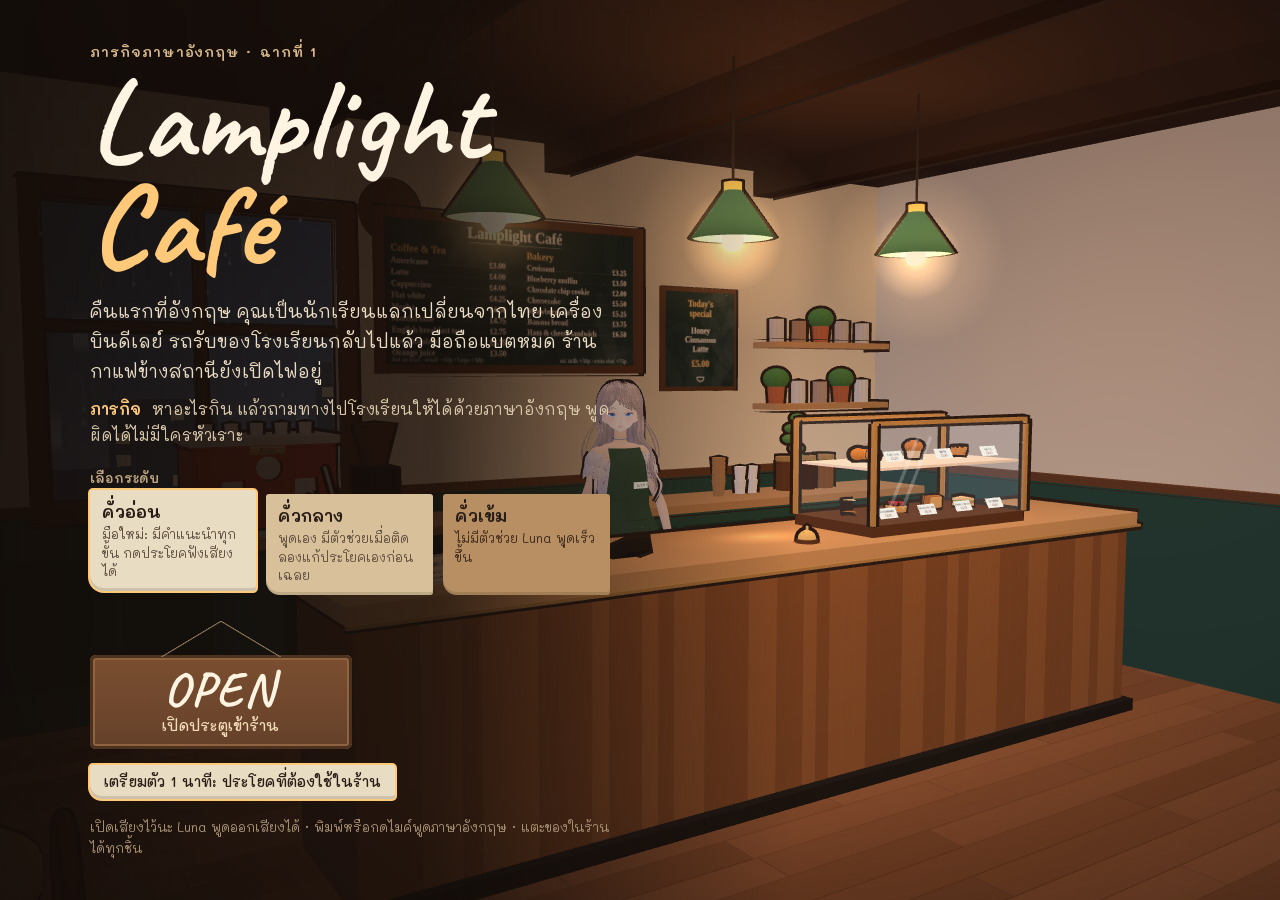
<file: index.html>
<!doctype html>
<html lang="th">
<head>
<meta charset="utf-8">
<meta name="viewport" content="width=device-width, initial-scale=1, viewport-fit=cover, interactive-widget=resizes-content">
<meta name="robots" content="noindex">
<meta name="theme-color" content="#1b1512">
<meta name="description" content="เกมฝึกพูดภาษาอังกฤษ: สั่งกาแฟกับ Luna ในร้านกาแฟคืนฝนตก">
<title>Lamplight Café — ฝึกพูดภาษาอังกฤษ</title>
<link rel="manifest" href="manifest.webmanifest">
<link rel="icon" href="icons/icon-192.png">
<link rel="apple-touch-icon" href="icons/apple-touch-icon.png">
<meta name="apple-mobile-web-app-capable" content="yes">
<meta name="mobile-web-app-capable" content="yes">
<meta name="apple-mobile-web-app-status-bar-style" content="black-translucent">
<meta name="apple-mobile-web-app-title" content="Lamplight">
<link rel="preconnect" href="https://fonts.googleapis.com">
<link rel="preconnect" href="https://fonts.gstatic.com" crossorigin>
<link rel="stylesheet" href="https://fonts.googleapis.com/css2?family=Caveat:wght@500;700&family=Mali:wght@400;500;600&family=Nunito:wght@600;700;800&family=Courier+Prime:wght@400;700&display=swap">
<link rel="stylesheet" href="style.css">
</head>
<body>
<div id="stage"></div>
<div id="ui"></div>
<script src="game.js"></script>
<script>if ('serviceWorker' in navigator && (location.protocol === 'https:' || location.hostname === 'localhost')) navigator.serviceWorker.register('sw.js').catch(function () {});</script>
</body>
</html>
</file>
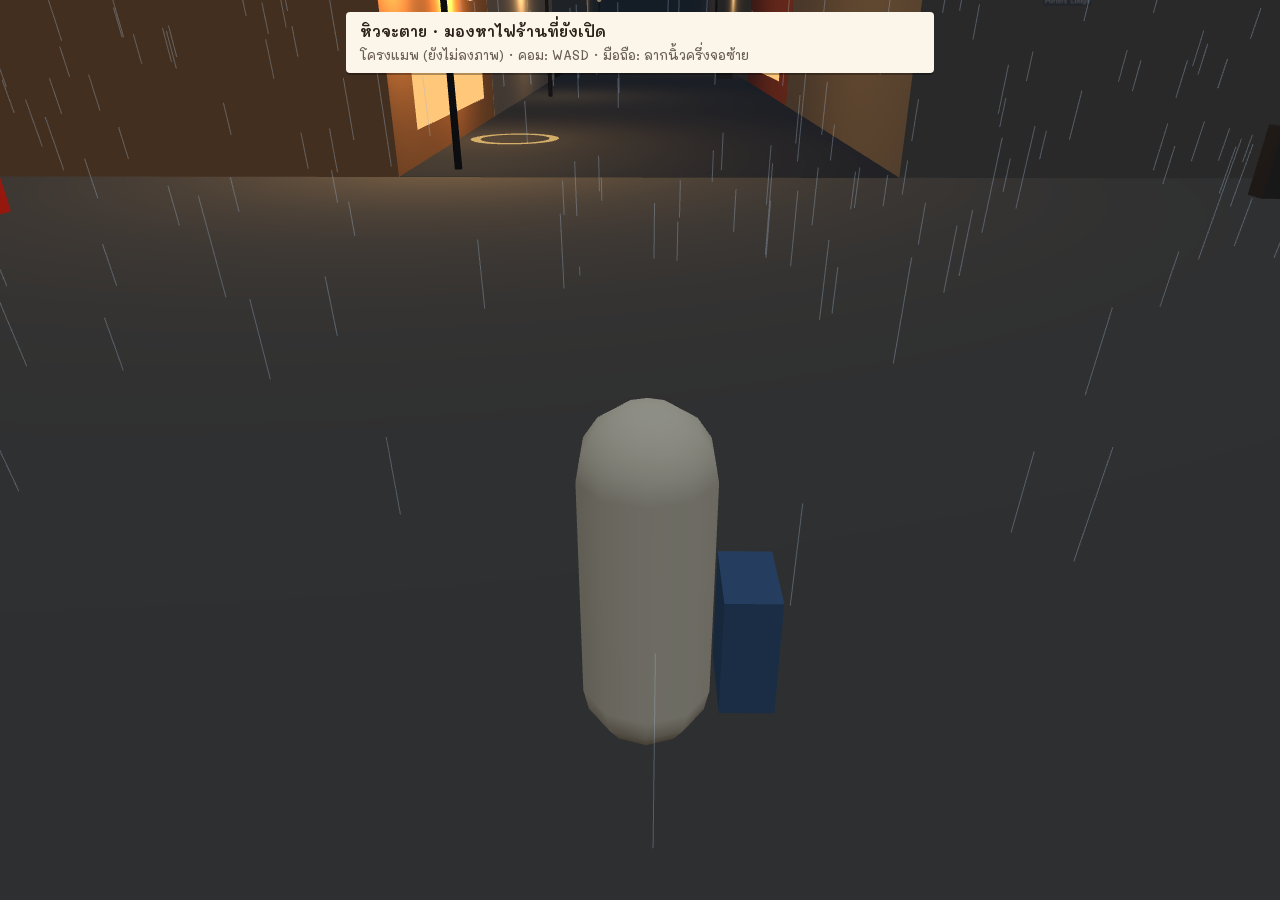
<file: town.html>
<!doctype html>
<html lang="th">
<head>
<meta charset="utf-8">
<meta name="viewport" content="width=device-width, initial-scale=1, viewport-fit=cover">
<meta name="robots" content="noindex">
<title>Wrenfield — โครงแมพวันแรก</title>
<link rel="stylesheet" href="https://fonts.googleapis.com/css2?family=Mali:wght@400;600&family=Nunito:wght@700;800&display=swap">
<style>
html, body { margin: 0; height: 100%; background: #0b1016; overflow: hidden; touch-action: none; }
#stage, #stage canvas { position: fixed; inset: 0; width: 100%; height: 100%; display: block; }
#townhud { position: fixed; left: 50%; top: max(12px, env(safe-area-inset-top)); transform: translateX(-50%); width: min(560px, 92vw); padding: 9px 14px; background: #fbf5ea; color: #2b2119; border-radius: 4px; font: 500 15px/1.45 Mali, sans-serif; box-shadow: 0 2px 0 rgba(0,0,0,.3); }
#townhud b { display: block; font-weight: 600; }
#townhud .go { display: inline-block; margin-top: 6px; padding: 6px 16px; background: #2b2119; color: #fbf5ea; border-radius: 4px; text-decoration: none; font-weight: 600; }
#townhud small { display: block; margin-top: 3px; font-size: 12.5px; color: #6b5f55; }

/* ฉากคุยกับ Mrs Hart: ภาพตัวละคร + กระดาษครีมแบบหน้าคุยรอบ 2 */
#scene { position: fixed; inset: 0; z-index: 10; background: radial-gradient(120% 80% at 50% 30%, #5a4232, #2a1d16 70%); font-family: Mali, sans-serif; }
#scene .portrait { position: absolute; left: 50%; bottom: 210px; transform: translateX(-50%); height: min(62vh, 560px); max-width: 96vw; object-fit: contain; }
#scene .talk { position: absolute; left: 50%; bottom: max(10px, env(safe-area-inset-bottom)); transform: translateX(-50%); width: min(640px, calc(100vw - 16px)); display: flex; flex-direction: column; gap: 7px; }
#scene .card { background: #fbf5ea; color: #2b2119; border-radius: 3px 14px 14px 14px; padding: 9px 14px 10px; box-shadow: 0 2px 0 rgba(0,0,0,.28); }
#scene .who { margin: 0; font: 700 15px Nunito, sans-serif; color: #9a6a2c; }
#scene .replay, #scene .tr { border: 0; background: none; color: #8a7d6d; font: 500 12.5px Mali, sans-serif; text-decoration: underline; padding: 0 0 0 6px; }
#scene .tr { padding: 4px 0 0; }
#scene .en { margin: 2px 0 0; font: 800 18px/1.32 Nunito, sans-serif; }
#scene .th { margin: 4px 0 0; font: 400 14.5px Mali, sans-serif; color: #5d5148; }
#scene .gl { display: flex; flex-wrap: wrap; gap: 4px 18px; margin: 7px 0 0; padding-top: 7px; border-top: 1px solid #e6dccb; }
#scene .gl span { display: inline-flex; flex-direction: column; line-height: 1.2; cursor: pointer; }
#scene .gl b { font: 800 14px Nunito, sans-serif; color: #8a5a1e; } #scene .gl small { font: 400 13px Mali, sans-serif; color: #5d5148; }
#scene .you { margin: 0; align-self: flex-end; color: #f0e4d0; font: 600 14px Nunito, Mali, sans-serif; }
#scene .tip { margin: 0; color: #f0e2c6; font: 400 13.5px/1.45 Mali, sans-serif; }
#scene .chips { display: flex; gap: 8px; }
#scene .chip { flex: 1; text-align: left; border: 1.5px solid #2b2119; background: #f3e9d8; border-radius: 5px; padding: 7px 10px; display: flex; flex-direction: column; }
#scene .chip b { font: 800 14.5px Nunito, sans-serif; color: #2b2119; } #scene .chip i { font: 400 12.5px Mali, sans-serif; font-style: normal; color: #6b5f55; }
#scene .say { display: flex; gap: 6px; background: #fffdf8; border-radius: 6px; padding: 5px; }
#scene .say input { flex: 1; min-width: 0; border: 0; background: none; font: 600 16px Nunito, sans-serif; padding: 0 8px; outline: none; }
#scene .say button { border: 1.5px solid #2b2119; background: #fffdf8; border-radius: 5px; padding: 8px 12px; font: 600 14px Mali, sans-serif; }
#scene .say .send { background: #2b2119; color: #fbf5ea; } #scene .say .mic.on { background: #b8402c; color: #fff; border-color: #b8402c; }
#scene { transition: opacity .5s; } #scene.out { opacity: 0; }
#scene .endcard { position: absolute; inset: 0; background: rgba(250, 238, 214, .97); color: #2b2119; display: flex; flex-direction: column; align-items: center; justify-content: center; text-align: center; padding: 24px; font-family: Mali, sans-serif; }
#scene .endcard h2 { margin: 4px 0 10px; font: 700 30px Mali, sans-serif; } #scene .endcard .kicker { margin: 0; color: #9a6a2c; }
#scene .endcard .call { font-weight: 600; color: #b8402c; } #scene .endcard .next { color: #6b5f55; }
#scene .endcard .again { margin-top: 10px; padding: 9px 20px; border-radius: 4px; border: 0; background: #2b2119; color: #fbf5ea; font: 600 15px Mali, sans-serif; }
@media (max-width: 520px) { #scene .portrait { bottom: 250px; height: 46vh; } }

/* หน้าคุยรอบ 3 (เหมือนร้าน): กระดาษครีม = คนที่คุยด้วย · การ์ดฝั่งเรา = กรอบเข้มบรรทัดเดียว ไทยขึ้นเฉพาะใบที่แตะ · แตะคำสีอำพันดูคำแปล · คอมอยู่กลาง */
#scene .talk { width: min(760px, calc(100vw - 24px)); gap: 8px; }
#scene .card { align-self: flex-start; max-width: 100%; padding: 8px 13px 10px; }
#scene .who { display: flex; align-items: center; gap: 6px; font-size: 14px; }
#scene .replay { display: inline-grid; place-items: center; width: 26px; height: 26px; padding: 0; color: #9a6a2c; text-decoration: none; }
#scene svg { width: 18px; height: 18px; fill: none; stroke: currentColor; stroke-width: 1.8; stroke-linecap: round; stroke-linejoin: round; }
#scene .tr { margin-left: auto; padding: 0 9px; border: 1px solid #d9ccb6; border-radius: 10px; font: 500 13px Mali, sans-serif; color: #8a7a68; text-decoration: none; }
#scene .en { font-size: 19px; line-height: 1.34; cursor: pointer; }
#scene .en .ck { color: #9a5a12; cursor: pointer; }
#scene .en .tut { position: relative; }
#scene .en .ring { position: absolute; left: 50%; top: 55%; width: 46px; height: 46px; margin: -23px 0 0 -23px; border-radius: 50%; border: 2.5px solid #ffc979; background: rgba(255, 201, 121, .18); pointer-events: none; animation: tutring 1.6s ease-out infinite; }
#scene .en .hand { position: absolute; left: 58%; top: 62%; width: 34px; height: 42px; pointer-events: none; fill: #fff8ec; stroke: #2a1d16; stroke-width: 2.2; filter: drop-shadow(0 2px 3px rgba(0, 0, 0, .35)); animation: tuttap 1.6s ease-in-out infinite; }
@keyframes tutring { 0%, 30% { transform: scale(.6); opacity: 0; } 45% { opacity: 1; } 100% { transform: scale(1.15); opacity: 0; } }
@keyframes tuttap { 0%, 100% { transform: translate(6px, 8px); } 35% { transform: translate(0, 0); } 45% { transform: translate(0, 2px) scale(.94); } }
#scene .wordpop { position: fixed; z-index: 12; display: flex; gap: 6px; align-items: baseline; padding: 5px 11px 6px; background: #2a1d16; color: #fbf5ea; border-radius: 7px; box-shadow: 0 6px 18px rgba(0, 0, 0, .4); font: 400 15px Mali, sans-serif; }
#scene .wordpop b { font: 800 15.5px Nunito, sans-serif; color: #ffc979; }
#scene .chips { flex-direction: column; align-items: flex-end; gap: 6px; transition: opacity .35s ease, transform .35s ease; }
#scene .talk.speaking .chips { opacity: 0; transform: translateY(6px); pointer-events: none; }
#scene .chip { flex: none; max-width: 100%; align-items: flex-end; text-align: right; border: 0; border-radius: 14px 3px 14px 14px; padding: 6px 12px 7px; background: rgba(24, 16, 12, .74); box-shadow: inset 0 0 0 1.5px rgba(251, 245, 234, .5); cursor: pointer; }
#scene .chip b { font: 700 15.5px Nunito, sans-serif; color: #fbf5ea; }
#scene .chip i { display: none; font-size: 14px; color: #e3cfae; }
#scene .chip.on { background: rgba(24, 16, 12, .88); box-shadow: inset 0 0 0 2px #ffc979; }
#scene .chip.on i { display: block; }
#scene .you { font-size: 14.5px; }
#scene .say { align-items: center; gap: 7px; padding: 4px 4px 4px 13px; border-radius: 5px; }
#scene .say input { font: 700 17px Nunito, sans-serif; padding: 0; }
#scene .say input::placeholder { font: 400 14.5px Mali, sans-serif; color: #9b8b7a; }
#scene .say button { display: grid; place-items: center; width: 42px; height: 42px; padding: 0; }
#scene .say svg { width: 21px; height: 21px; }
@media (min-width: 521px) {
  #scene .card { align-self: center; text-align: center; border-radius: 12px; min-width: min(520px, 100%); padding: 10px 17px 12px; }
  #scene .who { justify-content: center; position: relative; font-size: 16px; }
  #scene .tr { position: absolute; right: 0; top: 50%; transform: translateY(-50%); font-size: 15px; }
  #scene .en { font-size: clamp(19px, 1.9vw, 26px); }
  #scene .chips { flex-direction: row; justify-content: center; align-items: flex-end; }
  #scene .chip { align-items: center; text-align: center; border-radius: 8px; }
  #scene .chip b { font-size: 17.5px; } #scene .chip i { font-size: 15.5px; }
  #scene .you { align-self: center; } #scene .tip { text-align: center; }
  #scene .say { width: min(620px, 100%); align-self: center; }
  #scene .say button { width: 46px; height: 46px; }
}
</style>
</head>
<body>
<div id="stage"></div>
<script src="town-game.js"></script>
</body>
</html>
</file>
<file: style.css>
/* Lamplight Café — ของบนจอยืมรูปจากของจริงในร้าน: ป้าย OPEN · ใบเสร็จ · ทิชชู่ · ปากกาแดงครู · กระดานชอล์ก */
:root {
  --ink: #2a1d16; --cream: #fff4e2; --paper: #f6efe1; --kraft: #e8dcc3; --amber: #ffc979; --red: #b8402c; --green: #2f4c40;
  --hand: "Caveat", "Ink Free", "Segoe Print", cursive; --th: "Mali", "Leelawadee UI", "Tahoma", sans-serif; --en: "Nunito", "Segoe UI", Arial, sans-serif;
  --mono: "Courier Prime", "Courier New", monospace;
}
* { -webkit-tap-highlight-color: transparent; }   /* มือถือ: ไม่ให้มีกรอบฟ้าวาบตอนแตะ */
html, body { margin: 0; height: 100%; background: #1b1512; overflow: hidden; font-family: var(--th); color: var(--cream); overscroll-behavior: none; }
#stage { position: fixed; inset: 0; touch-action: none; }
#stage canvas { display: block; width: 100%; height: 100%; }
#ui { position: fixed; inset: 0; pointer-events: none; }
#ui::before { content: ""; position: absolute; inset: 0; background: radial-gradient(120% 90% at 50% 40%, transparent 55%, rgba(12, 8, 6, .55) 100%); }
#ui > section > *, #ui .tools button, #ui .receipt, #ui .talk, #ui .back, #ui .napkin { pointer-events: auto; }
[hidden] { display: none !important; }
button { font: inherit; cursor: pointer; touch-action: manipulation; }
button:focus-visible, input:focus-visible { outline: 2px solid var(--amber); outline-offset: 2px; }

/* ---------- หน้าเปิด ---------- */
.title { position: absolute; inset: 0; display: flex; align-items: center; background: linear-gradient(90deg, rgba(18, 12, 9, .92) 0%, rgba(18, 12, 9, .78) 34%, rgba(18, 12, 9, 0) 62%); transition: opacity .9s ease; overflow-y: auto; }
.title.leaving { opacity: 0; }
.title .card { width: min(520px, 88vw); margin-left: clamp(20px, 7vw, 120px); }
.kicker { margin: 0 0 6px; font: 600 14px/1.4 var(--th); letter-spacing: .08em; color: #d9b98a; }
.title h1 { margin: 0; font: 700 clamp(64px, 9vw, 118px)/.92 var(--hand); color: var(--cream); letter-spacing: .01em; }
.title h1 span { color: var(--amber); }
.story { margin: 18px 0 10px; font: 400 18px/1.65 var(--th); color: #eadcc4; max-width: 30em; }
.mission { margin: 0 0 22px; font: 400 16px/1.6 var(--th); color: #d8c7aa; }
.mission b { color: var(--amber); font-weight: 600; margin-right: 6px; }
.roast { border: 0; padding: 0; margin: 0 0 26px; display: grid; grid-template-columns: repeat(3, 1fr); gap: 10px; }
.roast legend { font: 600 13px var(--th); color: #bfa682; margin-bottom: 8px; padding: 0; }
.roast label { position: relative; cursor: pointer; }
.roast input { position: absolute; opacity: 0; }
.roast span { display: block; height: 100%; box-sizing: border-box; padding: 10px 12px 11px; background: var(--kraft); color: var(--ink); border-radius: 3px 3px 3px 14px; box-shadow: inset 0 -3px 0 rgba(0, 0, 0, .12); transition: transform .15s, background .15s; }
.roast b { display: block; font: 600 17px var(--th); }
.roast i { display: block; font: 400 12.5px/1.45 var(--th); color: #5c4a3c; margin-top: 3px; font-style: normal; }
.roast label:nth-child(3) span { background: #d8c09a; } .roast label:nth-child(4) span { background: #b88f63; } .roast label:nth-child(4) i { color: #3e2a1c; }
.roast input:checked + span { transform: translateY(-4px); box-shadow: inset 0 -3px 0 rgba(0, 0, 0, .12), 0 0 0 2px var(--amber); }
.opensign { position: relative; display: inline-flex; flex-direction: column; align-items: center; background: none; border: 0; padding: 34px 0 0; transform-origin: 50% 0; }
.opensign .cord { position: absolute; top: 0; left: 50%; width: 120px; height: 36px; transform: translateX(-50%); background: linear-gradient(to bottom right, transparent 49%, #9c8462 50%, transparent 52%) left / 50% 100% no-repeat, linear-gradient(to bottom left, transparent 49%, #9c8462 50%, transparent 52%) right / 50% 100% no-repeat; }
.opensign .board { display: flex; flex-direction: column; align-items: center; min-width: 210px; padding: 10px 26px 12px; background: linear-gradient(#7b4f30, #64402a); border-radius: 6px; color: var(--cream); font: 700 48px/1 var(--hand); letter-spacing: .06em; box-shadow: inset 0 0 0 3px #4d311f, inset 0 0 0 5px #8f6240; }
.opensign small { font: 500 15px/1.6 var(--th); letter-spacing: 0; color: #f3dcb8; }
.opensign:not(:disabled):hover { animation: swing 1.2s ease-in-out; }
.opensign:disabled { cursor: progress; opacity: .75; }
@keyframes swing { 0% { transform: rotate(0); } 25% { transform: rotate(3deg); } 55% { transform: rotate(-2deg); } 80% { transform: rotate(1deg); } 100% { transform: rotate(0); } }
.fine { margin: 18px 0 0; font: 400 13px/1.6 var(--th); color: #a99377; }

/* ---------- เครื่องมือด้านบน: ไอคอนเส้นชอล์กบนแผ่นไม้เข้ม ---------- */
.tools { position: absolute; top: max(12px, env(safe-area-inset-top)); left: 14px; right: 14px; display: flex; gap: 6px; align-items: flex-start; pointer-events: none; }
.tools .gap { flex: 1; }
.tools button { display: flex; flex-direction: column; align-items: center; gap: 2px; min-width: 52px; padding: 6px 6px 4px; background: rgba(30, 22, 17, .62); color: #f3e6cf; border: 0; border-radius: 8px; font: 500 11px/1.2 var(--th); box-shadow: inset 0 0 0 1px rgba(255, 228, 190, .12); }
.tools button:hover { background: rgba(48, 34, 25, .8); }
.tools svg { width: 24px; height: 24px; fill: none; stroke: currentColor; stroke-width: 1.7; stroke-linecap: round; stroke-linejoin: round; }
.tools .tog:not(.on) { color: #a8977f; }
.tools [data-act=sound] .x { display: none; }
.tools [data-act=sound]:not(.on) .w { display: none; }
.tools [data-act=sound]:not(.on) .x { display: inline; }

/* ---------- ใบเสร็จ ---------- */
.receipt { position: absolute; top: 76px; right: 20px; width: 236px; padding: 14px 14px 24px; background: #fbf8f1; color: #2a2622; font: 400 13.5px/1.5 var(--mono); box-shadow: 0 6px 18px rgba(0, 0, 0, .35); transform: rotate(1.2deg); cursor: pointer; clip-path: polygon(0 0, 100% 0, 100% calc(100% - 8px), 94% 100%, 88% calc(100% - 8px), 82% 100%, 76% calc(100% - 8px), 70% 100%, 64% calc(100% - 8px), 58% 100%, 52% calc(100% - 8px), 46% 100%, 40% calc(100% - 8px), 34% 100%, 28% calc(100% - 8px), 22% 100%, 16% calc(100% - 8px), 10% 100%, 4% calc(100% - 8px), 0 100%); }
.receipt.print { animation: print .7s steps(9) both; }
@keyframes print { from { clip-path: inset(0 0 100% 0); } to { clip-path: inset(0 0 0 0); } }
.receipt .head { text-align: center; font-weight: 700; letter-spacing: .12em; margin-bottom: 8px; }
.receipt .head small { display: block; font-weight: 400; letter-spacing: 0; font-size: 11px; color: #6c655c; }
.receipt .line { display: flex; justify-content: space-between; gap: 8px; }
.receipt .mod { padding-left: 18px; font-size: 12px; color: #555; }
.receipt .rule { border-top: 1px dashed #777; margin: 7px 0; }
.receipt .total { font-weight: 700; font-size: 15px; }
.receipt .meta { margin-top: 5px; font-size: 12px; letter-spacing: .05em; }
.receipt .thanks { margin-top: 10px; text-align: center; font: 700 22px var(--hand); color: var(--red); }

/* ---------- ทิชชู่ที่ Luna เขียนรหัส Wi-Fi ---------- */
.napkin { position: absolute; left: 22px; top: 30%; width: 200px; padding: 18px 18px 14px; background: #fffdf8; color: #24324a; transform: rotate(-3deg); box-shadow: 0 6px 16px rgba(0, 0, 0, .3); border-radius: 2px; animation: drop .6s ease-out; }
.napkin span { display: block; font: 700 30px/1.1 var(--hand); }
.napkin.map { width: 250px; }
@media (max-width: 520px) { .napkin.map { width: 196px; top: 70px; } }
.napkin svg { display: block; width: 100%; height: auto; }
.napkin small { display: block; margin-top: 6px; font: 400 12px var(--th); color: #8a7d6d; }
@keyframes drop { from { transform: translateY(-30px) rotate(-8deg); opacity: 0; } }

/* ---------- พื้นที่คุย ---------- */
#hud::before { content: ""; position: absolute; left: 0; right: 0; bottom: 0; height: 52vh; background: linear-gradient(to bottom, transparent, rgba(16, 10, 7, .5) 35%, rgba(16, 10, 7, .88)); pointer-events: none; }
.talk { position: absolute; left: 50%; bottom: max(14px, env(safe-area-inset-bottom)); width: min(860px, 94vw); transform: translateX(-50%); display: flex; flex-direction: column; gap: 8px; }
.sub { position: relative; text-align: center; padding: 0 12px; }
.sub.pop { animation: rise .35s ease-out; }
@keyframes rise { from { transform: translateY(8px); opacity: 0; } }
.sub .who { font: 700 20px var(--hand); color: var(--amber); letter-spacing: .04em; }
.sub .en { margin: 0; font: 700 clamp(19px, 2.2vw, 27px)/1.35 var(--en); color: #fff8ec; text-shadow: 0 2px 14px rgba(0, 0, 0, .75); cursor: pointer; }
.sub .en b { color: var(--amber); font-weight: 800; }
.sub .th { margin: 3px 0 0; font: 400 16px/1.45 var(--th); color: #eadbc2; text-shadow: 0 1px 8px rgba(0, 0, 0, .8); }
.me { display: flex; flex-direction: column; align-items: center; gap: 6px; }
.me:empty, .me:not(:has(> :not([hidden]))) { display: none; }
.you { margin: 0; font: 600 15.5px var(--en); color: #e6dccb; text-shadow: 0 1px 8px rgba(0, 0, 0, .8); }
.you .who { font: 500 13px var(--th); color: #bfae95; margin-right: 8px; }
.pen { display: flex; flex-wrap: wrap; align-items: baseline; justify-content: center; gap: 2px 10px; max-width: 760px; padding: 6px 12px 7px; background: var(--paper); color: var(--ink); border-radius: 2px; box-shadow: 0 4px 12px rgba(0, 0, 0, .35); cursor: pointer; }
.pen.pop { animation: rise .4s ease-out; }
.pen s { font: 600 14px var(--en); color: #8a7a6c; }
.pen .red { font: 700 24px/1.1 var(--hand); color: var(--red); }
.pen .why { font: 400 13px/1.5 var(--th); color: #5c4a3c; }
.pen.hold { cursor: default; }
.pen.hold .red { display: none; }
.pen .reveal { background: none; border: 0; padding: 0 2px; font: 600 13px var(--th); color: var(--red); text-decoration: underline; text-underline-offset: 3px; }
.heard { margin: 0; display: flex; flex-wrap: wrap; gap: 3px 7px; justify-content: center; align-items: baseline; font: 700 16px var(--en); color: #fff3df; text-shadow: 0 1px 8px rgba(0, 0, 0, .8); }
.heard .lab { font: 500 12.5px var(--th); color: #bfae95; }
.heard .miss { color: #ffb4a3; text-decoration: underline wavy #e0644a; text-underline-offset: 4px; }

/* คำแนะนำ: บรรทัดเดียวไม่มีกรอบ ภาษาไทยสีครีม คำอังกฤษสีอำพัน · คำชมสีเขียวอ่อน */
.tip { margin: 0 auto; max-width: 720px; text-align: center; font: 400 14.5px/1.5 var(--th); color: #eadcc4; text-shadow: 0 1px 8px rgba(0, 0, 0, .85); }
.tip.pop { animation: rise .35s ease-out; }
.tip em { font: 700 14.5px var(--en); font-style: normal; color: var(--amber); }
.tip b { font-weight: 600; color: #b5e3bf; }

/* ประโยคตัวช่วย: แถวเดียว เลื่อนซ้ายขวาได้ ไม่บังตัวละคร */
.chips { display: flex; gap: 8px; overflow-x: auto; overscroll-behavior-x: contain; scrollbar-width: none; justify-content: safe center; padding: 2px 2px 3px; }
.chips::-webkit-scrollbar { display: none; }
.chip { flex: none; display: flex; align-items: center; gap: 8px; max-width: 320px; padding: 7px 12px 8px; background: #f4ecdc; color: var(--ink); border: 0; border-radius: 3px; text-align: left; box-shadow: 0 1px 0 rgba(0, 0, 0, .45); }
.chip > span { display: flex; flex-direction: column; align-items: flex-start; gap: 1px; }
.chip b { font: 700 15.5px/1.3 var(--en); }
.chip .pic { flex: none; display: grid; place-items: center; width: 28px; height: 28px; font-style: normal; color: var(--green); }
.chip .pic svg { width: 24px; height: 24px; fill: none; stroke: currentColor; stroke-width: 1.8; stroke-linecap: round; stroke-linejoin: round; }
.chip i { font: 400 12.5px/1.35 var(--th); font-style: normal; color: #6b5645; }
.chip:hover { background: #fffaf0; }
.chip.on { box-shadow: 0 0 0 2px var(--amber), 0 1px 0 rgba(0, 0, 0, .45); }
.ask { background: none; border: 0; color: #e3cfae; font: 500 14px var(--th); text-decoration: underline; text-underline-offset: 4px; padding: 4px 6px; margin: 0 auto; }

/* ช่องพิมพ์ + ไมค์ + ปุ่มส่ง (กรอบสี่เหลี่ยม หัวลูกศรไม่มีหาง ใช้ได้ทั้งคอมและมือถือ) */
.say { display: flex; align-items: center; gap: 8px; padding: 6px 6px 6px 16px; background: #fbf7ee; border-radius: 4px; box-shadow: 0 8px 22px rgba(0, 0, 0, .45), inset 0 0 0 1px #e7dcc8; }
.say input { flex: 1; min-width: 0; border: 0; background: transparent; font: 700 19px var(--en); color: #2b211b; padding: 8px 0; }
.say input:focus { outline: none; }
.say input::placeholder { font: 400 15px var(--th); color: #9b8b7a; }
.say input.picked { color: var(--green); }
.say .mic, .say .send { flex: none; display: grid; place-items: center; width: 44px; height: 44px; padding: 0; border-radius: 5px; border: 1.5px solid var(--ink); background: #fffdf8; color: var(--ink); }
.say .send { background: var(--ink); color: var(--cream); }
.say svg { width: 22px; height: 22px; fill: none; stroke: currentColor; stroke-width: 1.8; stroke-linecap: round; stroke-linejoin: round; }
.say .send svg { stroke-width: 1.2; }
.say .mic.live { border-color: var(--red); color: var(--red); box-shadow: inset 0 0 0 1px var(--red); }
.say .mic.on { background: var(--red); border-color: var(--red); color: #fff; animation: listen 1.2s ease-in-out infinite; }
@keyframes listen { 50% { box-shadow: 0 0 0 6px rgba(184, 64, 44, .25); } }
.back { position: absolute; left: 50%; top: 84px; transform: translateX(-50%); background: var(--paper); color: var(--ink); border: 0; padding: 8px 18px; border-radius: 2px; font: 600 15px var(--th); box-shadow: 0 4px 12px rgba(0, 0, 0, .4); }
#ui.focused .chips, #ui.focused .me, #ui.focused .tip { display: none; }

/* ---------- ป้ายชื่อของเวลาชี้/แตะ ---------- */
.tooltip { position: fixed; left: 0; top: 0; pointer-events: none; padding: 6px 10px 7px; background: rgba(24, 16, 12, .92); border-radius: 3px; box-shadow: 0 0 0 1px rgba(255, 201, 121, .35); }
.tooltip b { display: block; font: 800 14.5px var(--en); color: #fff3df; }
.tooltip span { display: block; font: 400 13px var(--th); color: #d9c3a0; }

/* ---------- เมนูกระดานชอล์ก ---------- */
.menusheet { position: absolute; inset: 0; display: grid; place-items: center; background: rgba(10, 7, 5, .6); pointer-events: auto; }
.menusheet .board { position: relative; box-sizing: border-box; width: min(520px, 94vw); max-height: 84vh; overflow-y: auto; overscroll-behavior: contain; padding: 18px 20px 16px; background: #22302a; color: #f2ede2; border: 10px solid #5b3b24; border-radius: 4px; box-shadow: 0 20px 50px rgba(0, 0, 0, .55), inset 0 0 40px rgba(0, 0, 0, .35); }
.menusheet h2 { margin: 0; font: 700 36px/1.1 var(--hand); text-align: center; color: #fff6e6; }
.menusheet .how { margin: 2px 0 6px; text-align: center; font: 400 13px var(--th); color: #c9c2b2; }
.menusheet h3 { margin: 12px 0 2px; font: 700 25px var(--hand); color: var(--amber); }
.menusheet .item { display: grid; grid-template-columns: 1fr auto; align-items: baseline; width: 100%; padding: 8px 2px 7px; background: none; border: 0; border-bottom: 1px dashed rgba(242, 237, 226, .22); color: inherit; text-align: left; }
.menusheet .item b { font: 700 17px var(--en); }
.menusheet .item i { grid-column: 1; font: 400 13px var(--th); font-style: normal; color: #c9c2b2; }
.menusheet .item .pr { grid-row: 1 / span 2; grid-column: 2; align-self: center; font: 700 22px var(--hand); color: #fff3df; padding-left: 10px; }
.menusheet .item:hover b { color: var(--amber); }
.menusheet .extra { margin: 10px 0 0; font: 400 12.5px var(--en); color: #c9c2b2; }
.menusheet .close { position: absolute; top: 10px; right: 10px; background: none; border: 1px solid rgba(242, 237, 226, .4); color: #f2ede2; font: 500 13px var(--th); border-radius: 3px; padding: 2px 10px; }

/* ---------- สมุดจด ---------- */
.book { position: absolute; inset: 0; display: grid; place-items: center; background: rgba(10, 7, 5, .6); pointer-events: auto; }
.book .paper { position: relative; box-sizing: border-box; width: min(640px, 94vw); max-height: 78vh; overflow: auto; padding: 26px 30px 30px 64px; background: #fbf7ee repeating-linear-gradient(transparent 0 31px, #cfdbe8 31px 32px); color: var(--ink); border-radius: 2px; box-shadow: 0 20px 50px rgba(0, 0, 0, .5); }
.book .paper::before { content: ""; position: absolute; left: 46px; top: 0; bottom: 0; width: 2px; background: #e8a49a; }
.book h2 { margin: 0 0 8px; font: 700 34px var(--hand); }
.book .close { position: absolute; top: 14px; right: 14px; background: none; border: 1px solid #b8a68a; color: #5c4a3c; font: 500 13px var(--th); border-radius: 2px; }
.book p { margin: 0 0 10px; font: 600 16px/1.55 var(--en); }
.book p b { display: inline-block; min-width: 46px; font: 500 13px var(--th); color: #8a7562; }
.book p.y { color: #23408a; }
.book p i { display: block; font: 400 13.5px var(--th); font-style: normal; color: #7a6656; padding-left: 50px; }
.book .red { display: block; padding-left: 50px; font: 700 24px/1.2 var(--hand); color: var(--red); }
.book .why { display: block; padding-left: 50px; font: 400 13px var(--th); color: #7a6656; }

/* ---------- จบฉาก ---------- */
.end { position: absolute; inset: 0; display: grid; place-items: center; background: rgba(10, 7, 5, .55); pointer-events: auto; animation: fade .8s ease; }
@keyframes fade { from { opacity: 0; } }
.end .sheet { box-sizing: border-box; width: min(620px, 94vw); max-height: 86vh; overflow: auto; padding: 28px 30px 30px; background: var(--paper); color: var(--ink); border-radius: 2px; box-shadow: 0 24px 60px rgba(0, 0, 0, .55); transform: rotate(-.4deg); }
.end h2 { margin: 2px 0 10px; font: 700 40px/1.05 var(--hand); color: var(--ink); }
.end h3 { margin: 18px 0 6px; font: 600 15px var(--th); color: #6b5645; border-bottom: 1px solid #ddcfb6; padding-bottom: 4px; }
.end .kicker { color: #9c7c55; }
.end .stat { margin: 0; font: 400 16px/1.6 var(--th); }
.end .manner { margin: 12px 0 0; font: 400 17px/1.5 var(--th); }
.end .manner small { display: block; font-size: 14px; color: #6b5645; }
.end .pens { list-style: none; margin: 0; padding: 0; display: grid; gap: 8px; }
.end .pens s { display: block; font: 600 15px var(--en); color: #7a6a5c; }
.end .pens .red { display: block; font: 700 25px/1.1 var(--hand); color: var(--red); }
.end .pens small { display: block; font: 400 13px var(--th); color: #6b5645; }
.end .vocab, .end .ideas, .end .clean { margin: 0; font: 600 15.5px/1.6 var(--en); }
.end .ideas { font: 400 15px var(--th); }
.end .btns { display: flex; gap: 12px; margin-top: 22px; flex-wrap: wrap; }
.end .btns button { background: var(--green); color: var(--cream); border: 0; padding: 10px 20px; border-radius: 3px; font: 600 16px var(--th); }
.end .btns .ghost { background: none; color: var(--ink); box-shadow: inset 0 0 0 1.5px #b8a68a; }

/* ---------- บทพูดแปลทีละท่อน (คำแปลอยู่ใต้คำอังกฤษ หายเองเมื่อรู้แล้ว) ---------- */
.sub .who { display: inline-flex; align-items: center; gap: 2px; }
.sub .replay { display: inline-grid; place-items: center; width: 28px; height: 28px; padding: 0; border: 0; background: none; color: var(--amber); }
.sub .replay svg { width: 18px; height: 18px; fill: none; stroke: currentColor; stroke-width: 1.8; stroke-linecap: round; stroke-linejoin: round; }
.sub .en .ck { cursor: pointer; }
.sub .en .ck.hl { color: var(--amber); }
.sub .en .ck.u { text-decoration: underline dotted rgba(255, 220, 170, .75); text-decoration-thickness: 2px; text-underline-offset: 5px; }
.sub .gl { margin: 3px auto 0; max-width: 680px; font: 400 14.5px/1.55 var(--th); color: #efe1c6; text-shadow: 0 1px 8px rgba(0, 0, 0, .85); }
.sub .gl span { white-space: nowrap; }
.sub .gl b { font: 700 14.5px var(--en); color: var(--amber); margin-right: 3px; }
.sub .gl i { font-style: normal; color: #a8977f; margin: 0 3px; }
.sub .gl svg { width: 15px; height: 15px; margin-right: 2px; vertical-align: -2px; fill: none; stroke: currentColor; stroke-width: 1.8; stroke-linecap: round; stroke-linejoin: round; }
.sub .trall { display: block; margin: 2px auto 0; background: none; border: 0; padding: 2px 6px; font: 400 12.5px var(--th); color: #cdb998; text-decoration: underline; text-underline-offset: 3px; }
.wordpop { position: fixed; left: 0; top: 0; z-index: 6; display: flex; align-items: center; gap: 8px; padding: 6px 12px 7px; background: var(--paper); color: var(--ink); border-radius: 4px; box-shadow: 0 6px 18px rgba(0, 0, 0, .4); pointer-events: none; }
.wordpop b { font: 800 17px var(--en); }
.wordpop span { font: 400 15px var(--th); }
.wordpop .pic { display: inline-grid; color: var(--green); }
.wordpop svg { width: 20px; height: 20px; fill: none; stroke: currentColor; stroke-width: 1.8; stroke-linecap: round; stroke-linejoin: round; }
.regular { margin: -12px 0 18px; font: 500 14px var(--th); color: #b5e3bf; }

[data-hear] { cursor: pointer; }
[data-hear].heard { animation: heard .7s ease-out; }
@keyframes heard { 25% { background: rgba(255, 201, 121, .28); border-radius: 3px; } }
.end .note span { white-space: nowrap; }

/* ---------- เตรียมตัว 1 นาที ---------- */
.review.prep { margin-top: 16px; }
.review.prep.first { box-shadow: 0 0 0 2px var(--amber), inset 0 -3px 0 rgba(0, 0, 0, .12); }
.drill .who { margin: 10px 0 2px; font: 600 12.5px var(--th); color: #9c7c55; }
.drill .q { margin: 0; font: 700 20px/1.45 var(--en); }
.drill .q .ck.u { text-decoration: underline dotted #c9a978; text-decoration-thickness: 2px; text-underline-offset: 5px; }
.drill .qg { margin: 2px 0 0; font: 400 14.5px/1.55 var(--th); color: #5c4a3c; }
.drill .qg span { white-space: nowrap; }
.drill .qg b { font: 700 14.5px var(--en); color: #a2541f; margin-right: 3px; }
.drill .qg i { font-style: normal; color: #b8a68a; margin: 0 3px; }
.drill .q .ck.hl { color: #a2541f; }
.drill .q svg { width: 14px; height: 14px; fill: none; stroke: currentColor; stroke-width: 1.8; stroke-linecap: round; stroke-linejoin: round; }
.drill .ans { margin: 0; display: flex; align-items: center; gap: 6px; flex-wrap: wrap; }
.drill .ans b { font: 800 22px var(--en); color: var(--green); margin-left: 4px; }
.drill .pic { display: inline-grid; place-items: center; width: 34px; height: 34px; border: 1.5px solid #cbb994; border-radius: 6px; color: var(--ink); }
.drill .pic svg { width: 24px; height: 24px; fill: none; stroke: currentColor; stroke-width: 1.8; stroke-linecap: round; stroke-linejoin: round; }
.drill .ath { margin: 2px 0 0; font: 400 14.5px var(--th); color: #6b5645; }
.drill .micb { flex: none; display: grid; place-items: center; width: 42px; height: 42px; border-radius: 5px; border: 1.5px solid var(--ink); background: #fffdf8; color: var(--ink); padding: 0; }
.drill .micb svg { width: 22px; height: 22px; fill: none; stroke: currentColor; stroke-width: 1.8; stroke-linecap: round; stroke-linejoin: round; }
.drill .micb.on { background: var(--red); border-color: var(--red); color: #fff; }
.drill .fb .miss { color: var(--red); text-decoration: underline wavy; text-underline-offset: 4px; }

/* ---------- พัฒนาการท้ายรอบ ---------- */
.end .prog { list-style: none; margin: 0; padding: 0; display: grid; gap: 4px; }
.end .prog li { display: flex; align-items: baseline; gap: 8px; font: 400 15px var(--th); }
.end .prog li span { flex: 1; }
.end .prog li b { font: 700 17px var(--en); color: var(--green); }
.end .prog li i { min-width: 96px; text-align: right; font: 400 13px var(--th); font-style: normal; color: #8a7562; }
.end .note { margin: 6px 0 0; font: 400 12.5px/1.5 var(--th); color: #8a7562; }

/* ---------- ทวนก่อนเข้าร้าน ---------- */
.review { display: block; margin: 14px 0 0; padding: 7px 14px 8px; background: var(--kraft); color: var(--ink); border: 0; border-radius: 3px 3px 3px 12px; font: 500 14.5px var(--th); box-shadow: inset 0 -3px 0 rgba(0, 0, 0, .12); }
.review b { font-family: var(--en); }
.drill { position: absolute; inset: 0; display: grid; place-items: center; background: rgba(10, 7, 5, .65); pointer-events: auto; z-index: 5; }
.drill .paper { width: min(520px, 92vw); box-sizing: border-box; padding: 24px 26px 22px; background: var(--paper); color: var(--ink); border-radius: 2px; box-shadow: 0 24px 60px rgba(0, 0, 0, .55); }
.drill .kicker { color: #9c7c55; }
.drill h2 { margin: 0 0 8px; font: 700 38px/1.05 var(--hand); }
.drill .lead { margin: 4px 0 2px; font: 400 16px/1.6 var(--th); }
.drill .lead s { font: 600 16px var(--en); color: #8a7a6c; }
.drill .clue { margin: 0 0 12px; font: 400 14.5px/1.5 var(--th); color: #5c4a3c; }
.drill .drillsay { display: flex; gap: 8px; padding: 5px 5px 5px 12px; background: #fffdf8; border-radius: 4px; box-shadow: inset 0 0 0 1.5px #d6c9b3; }
.drill .drillsay input { flex: 1; min-width: 0; border: 0; background: transparent; font: 700 18px var(--en); color: #2b211b; }
.drill .drillsay input:focus { outline: none; }
.drill .send { flex: none; display: grid; place-items: center; width: 42px; height: 42px; border-radius: 5px; border: 1.5px solid var(--ink); background: var(--ink); color: var(--cream); padding: 0; }
.drill .send svg { width: 22px; height: 22px; fill: none; stroke: currentColor; stroke-width: 1.2; }
.drill .fb { margin: 10px 0 0; font: 400 15px/1.5 var(--th); }
.drill .fb .red { font: 700 24px/1.1 var(--hand); color: var(--red); margin: 0 4px; }
.drill .fb.good { color: var(--green); }
.drill .btns { display: flex; gap: 10px; margin-top: 16px; flex-wrap: wrap; }
.drill .btns button { background: var(--green); color: var(--cream); border: 0; padding: 9px 18px; border-radius: 3px; font: 600 15px var(--th); }
.drill .btns .ghost { background: none; color: var(--ink); box-shadow: inset 0 0 0 1.5px #b8a68a; }

/* ---------- มือถือ (จอแคบ แนวตั้ง) ---------- */
@media (max-width: 760px) {
  .tools { left: 8px; right: 8px; gap: 4px; }
  .tools button { min-width: 46px; padding: 5px 4px 3px; font-size: 10px; }
  .tools svg { width: 22px; height: 22px; }
  .receipt { top: 70px; right: 8px; width: 156px; padding: 8px 9px 16px; font-size: 11px; line-height: 1.45; }
  .receipt .head { margin-bottom: 4px; font-size: 11px; }
  .receipt:not(.open) .head small, .receipt:not(.open) .line:not(.total), .receipt:not(.open) .mod, .receipt:not(.open) .rule, .receipt:not(.open) .meta { display: none; }
  .receipt:not(.open)::after { content: "แตะเพื่อดูรายการ"; display: block; font: 400 10px var(--th); color: #8a7d6d; text-align: center; margin-top: 2px; }
  .receipt .total { font-size: 13px; }
  .napkin { left: 10px; top: 76px; width: 160px; padding: 12px 12px 10px; }
  .napkin span { font-size: 24px; }
  .talk { width: calc(100vw - 16px); gap: 6px; bottom: max(8px, env(safe-area-inset-bottom)); }
  .sub { padding: 0 4px; }
  .sub .who { font-size: 17px; }
  .sub .en { font-size: 18px; }
  .sub .th { font-size: 14px; }
  .tip { font-size: 13.5px; line-height: 1.45; padding: 0 4px; }
  .tip em { font-size: 13.5px; }
  .chips { justify-content: flex-start; margin: 0 -8px; padding: 2px 8px 3px; scroll-padding: 0 8px; }
  .chip { max-width: 78vw; padding: 6px 11px 7px; }
  .chip b { font-size: 14.5px; }
  .chip .pic { width: 24px; height: 24px; } .chip .pic svg { width: 21px; height: 21px; }
  .sub .gl { font-size: 13.5px; line-height: 1.5; }
  .sub .gl b { font-size: 13.5px; }
  .sub .gl i { margin: 0 2px; }
  .chip i { font-size: 11.5px; }
  .say { padding: 4px 4px 4px 12px; gap: 6px; }
  .say input { font-size: 17px; }
  .say input::placeholder { font-size: 13.5px; }
  .pen .red { font-size: 21px; }
  .title { background: linear-gradient(180deg, rgba(18, 12, 9, .3), rgba(18, 12, 9, .92) 40%); align-items: flex-end; padding-bottom: 20px; }
  .title .card { margin: 0 auto; width: calc(100vw - 36px); }
  .title h1 { font-size: 64px; }
  .story { font-size: 16px; margin-top: 10px; }
  .mission { font-size: 14.5px; margin-bottom: 16px; }
  .roast { grid-template-columns: 1fr; gap: 6px; margin-bottom: 14px; }
  .roast span { padding: 7px 12px 8px; }
  .roast b { display: inline; font-size: 16px; margin-right: 8px; }
  .roast i { display: inline; }
  .opensign { padding-top: 26px; }
  .opensign .board { font-size: 40px; min-width: 180px; }
  .fine { margin-top: 10px; font-size: 12px; }
  .book .paper { padding: 22px 18px 24px 52px; }
  .book .paper::before { left: 38px; }
}
@media (prefers-reduced-motion: reduce) { .opensign:hover { animation: none; } .say .mic.on { animation: none; } }

/* ---- หน้าคุยรอบ 2 (27 พ.ย.): คำติ "ตัวแปลกับคำหลักติดกัน ข้อความเยอะ อ่านยาก" + "ทุกอย่างกองอยู่ที่เดียว สูงเกิน" ----
   แบบเกมเนื้อเรื่องบนมือถือ (Episode / Choices / Duolingo Adventures): จอมีแค่บทพูดของคนที่พูดกับช่องพิมพ์ ตัวช่วยขึ้นเมื่อขอ
   บทพูด Luna อยู่บนกระดาษครีมตัวหนังสือเข้ม (ของในร้านเดียวกับใบเสร็จ/กระดาษเช็ดปาก) · คู่คำอังกฤษบน ไทยล่าง ห่างกันเป็นก้อน */
#hud::before { height: 36vh; }
.talk { gap: 7px; }
.sub { align-self: flex-start; max-width: min(640px, 100%); text-align: left; padding: 9px 14px 10px; background: #fbf5ea; color: #2b2119; border-radius: 3px 14px 14px 14px; box-shadow: 0 2px 0 rgba(0, 0, 0, .28); }
.sub .who { font: 700 15px var(--en); color: #9a6a2c; letter-spacing: 0; }
.sub .replay { color: #9a6a2c; width: 26px; height: 26px; }
.sub .en { color: #2b2119; text-shadow: none; font: 800 clamp(18px, 2vw, 23px)/1.32 var(--en); }
.sub .en b, .sub .en .ck.hl { color: #9a5a12; }
.sub .en .ck.u { text-decoration-color: #c98a2e; }
.sub .th { color: #5d5148; text-shadow: none; font-size: 15px; }
.sub .gl { display: flex; flex-wrap: wrap; gap: 4px 18px; margin: 7px 0 0; padding-top: 7px; border-top: 1px solid #e6dccb; max-width: none; text-shadow: none; }
.sub .gl span { display: inline-flex; flex-direction: column; line-height: 1.2; cursor: pointer; }
.sub .gl b { font: 800 15px var(--en); color: #8a5a1e; margin: 0; }
.sub .gl small { font: 400 14px var(--th); color: #5d5148; }
.sub .gl svg { width: 14px; height: 14px; margin-right: 3px; vertical-align: -2px; }
.sub .trall { display: inline-block; margin: 6px 0 0; padding: 0; color: #8a7d6d; font-size: 12.5px; }
.you { align-self: flex-end; text-align: right; max-width: 86%; font-size: 14.5px; }
.you .ok { display: block; margin-top: 2px; font: 500 13px var(--th); color: #a8dcb0; }
.tip { text-align: left; align-self: stretch; }
@media (max-width: 520px) {
  .sub { max-width: 100%; padding: 8px 12px 9px; }
  .sub .en { font-size: 17.5px; }
  .sub .gl b { font-size: 14px; } .sub .gl small { font-size: 13px; }
}

/* ---- ฉากเปิด (opening.js): จอมือถือ → จอดับ → ไฟโคม = ไตเติ้ล ---- */
#opening { position: fixed; inset: 0; z-index: 50; background: #07090c; display: grid; place-items: center; overflow: hidden; transition: opacity .7s; font-family: var(--th); }
#opening.out { opacity: 0; pointer-events: none; }
#opening .skip { position: absolute; top: max(14px, env(safe-area-inset-top)); right: 14px; z-index: 3; background: none; border: 1px solid #5d544a; color: #cdbfa9; font: 500 14px var(--th); padding: 6px 14px; border-radius: 4px; }
#opening .taphint { position: absolute; bottom: max(18px, env(safe-area-inset-bottom)); left: 0; right: 0; text-align: center; color: #6f665c; font: 400 13px var(--th); margin: 0; }
#opening .phone { width: min(320px, 82vw); height: min(620px, 80vh); border-radius: 38px; padding: 12px; background: #16181c; box-shadow: 0 0 0 1px #2a2d33, 0 30px 80px rgba(0, 0, 0, .7); }
#opening .screen { position: relative; height: 100%; border-radius: 28px; overflow: hidden; padding: 16px 14px; background: linear-gradient(160deg, #1d2a3a, #0e1620 60%, #0a0f15); color: #eef2f6; transition: background .5s; }
#opening .bar { display: flex; justify-content: space-between; font: 700 14px var(--en); }
#opening .batt { display: inline-flex; align-items: center; gap: 5px; }
#opening .batt i { width: 22px; height: 11px; border: 1.5px solid currentColor; border-radius: 3px; position: relative; }
#opening .batt i::after { content: ""; position: absolute; left: 1px; top: 1px; bottom: 1px; width: 3px; background: currentColor; }
#opening .batt.low { color: #ff6b5e; }
#opening .date { margin: 26px 0 14px; text-align: center; font: 400 14px var(--th); color: #aab6c3; }
#opening .list { display: flex; flex-direction: column; gap: 9px; }
#opening .note { background: rgba(236, 240, 245, .94); color: #1d232b; border-radius: 14px; padding: 9px 12px 10px; animation: note .45s ease-out; }
#opening .note .head { margin: 0 0 3px; font: 400 12px var(--th); color: #5b6673; display: flex; gap: 4px; }
#opening .note .head b { font-weight: 700; color: #2c3540; }
#opening .note .head span { margin-left: auto; }
#opening .note .thl { margin: 0; font: 500 15px/1.4 var(--th); }
#opening .note .en { margin: 0; font: 700 15px/1.35 var(--en); cursor: pointer; }
#opening .note .gl { display: flex; flex-wrap: wrap; gap: 2px 14px; margin: 6px 0 0; padding-top: 5px; border-top: 1px solid #cfd6de; }
#opening .note .gl span { display: inline-flex; flex-direction: column; line-height: 1.2; cursor: pointer; }
#opening .note .gl b { font: 700 13px var(--en); color: #8a5a1e; }
#opening .note .gl small { font: 400 12.5px var(--th); color: #4d5866; }
#opening .reply { position: absolute; left: 12px; right: 12px; bottom: 14px; background: rgba(236, 240, 245, .94); color: #1d232b; border-radius: 18px; padding: 9px 14px; font: 600 15px var(--en); }
#opening .caret { display: inline-block; width: 2px; height: 16px; background: #1d232b; vertical-align: -3px; animation: blink 1s steps(1) infinite; }
#opening.dead .screen { background: #030405; }
#opening.dead .screen > * { opacity: 0; transition: opacity .15s; }
#opening.dead .screen::after { content: ""; position: absolute; inset: 0; background: linear-gradient(125deg, transparent 35%, rgba(255, 255, 255, .06) 45%, transparent 55%); }
#opening .lamp { position: absolute; left: 50%; top: 30%; width: 0; height: 0; }
#opening .lamp .halo { position: absolute; left: -260px; top: -260px; width: 520px; height: 520px; border-radius: 50%; background: radial-gradient(closest-side, rgba(255, 196, 112, .42), rgba(255, 170, 80, .16) 45%, rgba(255, 150, 60, 0)); animation: lampon 1.6s ease-out both, flicker 4s 1.6s infinite; }
#opening .lamp .core { position: absolute; left: -26px; top: -26px; width: 52px; height: 52px; border-radius: 50%; background: radial-gradient(closest-side, #fffaf0, #ffe3a8 45%, rgba(255, 200, 110, 0)); animation: lampon 1.2s .3s ease-out both; }
#opening .titlecard { position: relative; z-index: 2; margin-top: 18vh; text-align: center; padding: 0 20px; animation: note 1s ease-out; }
#opening .titlecard .kicker { margin: 0; font: 600 15px var(--th); letter-spacing: .12em; color: #d9b98a; }
#opening .titlecard h1 { margin: 4px 0 10px; font: 700 clamp(46px, 11vw, 84px)/1 var(--hand); color: #fff6e6; }
#opening .titlecard h1 span { color: var(--amber); }
#opening .titlecard .line { margin: 0 auto 6px; max-width: 420px; font: 400 16px/1.5 var(--th); color: #e8dcc8; }
#opening .titlecard .hungry { margin: 0 0 20px; font: 400 14px var(--th); color: #a99a86; }
#opening .titlecard .go { font: 600 17px var(--th); padding: 10px 26px; border-radius: 4px; border: 1.5px solid #e8c48a; background: #f3e3c4; color: #2b2119; }
@keyframes note { from { opacity: 0; transform: translateY(-8px); } }
@keyframes blink { 50% { opacity: 0; } }
@keyframes lampon { 0% { opacity: 0; } 30% { opacity: .5; } 38% { opacity: .1; } 60% { opacity: .9; } 100% { opacity: 1; } }
@keyframes flicker { 0%, 100% { opacity: 1; } 47% { opacity: .93; } 50% { opacity: .82; } 53% { opacity: .95; } }
@media (prefers-reduced-motion: reduce) { #opening .lamp .halo, #opening .lamp .core, #opening .note, #opening .titlecard { animation: none; } }
#opening .lamp .shade { position: absolute; left: -120px; top: -184px; width: 240px; height: 190px; overflow: visible; animation: lampon 1.2s ease-out both; }
#opening .lamp .core { top: -14px; }
.title a.walk { display: block; text-decoration: none; text-align: center; }
#end .btns a.town { display: inline-block; text-decoration: none; padding: 10px 18px; border-radius: 4px; background: #2b2119; color: #fbf5ea; font: 600 15px var(--th); }

/* ---- หน้าคุยรอบ 3 (27 พ.ย. ดึก): คำติ "แผ่นใหญ่ไป บังฉาก" + "ตัวหนังสือยังเยอะไป" + "เอาคำแปลออก ให้ผู้ใช้กดที่คำเอง ครั้งแรกมีนิ้วสอน"
   ขึ้นทีละอย่าง: บทพูด (กระดาษครีมเล็ก) → การ์ดฝั่งเรา (อังกฤษบรรทัดเดียว ชิดขวา ไทยขึ้นเฉพาะใบที่แตะ) → ช่องพิมพ์ · ขอบซ้ายขวาเดียวกันทั้งชุด
   เป้า: มือถือสูง ≤ 31% ของจอ (เดิม 34%) · ฟอนต์ไทยคง Mali (เจ้าของเลือก) ---- */
#hud::before { height: 30vh; }
.talk { width: min(760px, calc(100vw - 24px)); gap: 8px; }
.sub { max-width: 100%; padding: 8px 13px 10px; }
.sub .who { display: flex; align-items: center; gap: 6px; }
.sub .trall { margin: 0 0 0 auto; padding: 0 9px; border: 1px solid #d9ccb6; border-radius: 10px; font: 500 13px var(--th); color: #8a7a68; text-decoration: none; }
.sub .en { font-size: clamp(19px, 1.9vw, 26px); }
.sub .en .ck.u { text-decoration: none; color: #9a5a12; }
.sub .en .ck.tut { position: relative; }
.sub .en .ring { position: absolute; left: 50%; top: 55%; width: 46px; height: 46px; margin: -23px 0 0 -23px; border-radius: 50%; border: 2.5px solid var(--amber); background: rgba(255, 201, 121, .18); pointer-events: none; animation: tutring 1.6s ease-out infinite; }
.sub .en .hand { position: absolute; left: 58%; top: 62%; width: 34px; height: 42px; pointer-events: none; fill: #fff8ec; stroke: var(--ink); stroke-width: 2.2; stroke-linejoin: round; filter: drop-shadow(0 2px 3px rgba(0, 0, 0, .35)); animation: tuttap 1.6s ease-in-out infinite; }
@keyframes tutring { 0%, 30% { transform: scale(.6); opacity: 0; } 45% { opacity: 1; } 100% { transform: scale(1.15); opacity: 0; } }
@keyframes tuttap { 0%, 100% { transform: translate(6px, 8px); } 35% { transform: translate(0, 0); } 45% { transform: translate(0, 2px) scale(.94); } }
.wordpop { background: var(--ink); color: #fbf5ea; border-radius: 7px; padding: 5px 11px 6px; }
.wordpop b { font-size: 15.5px; color: var(--amber); }
.wordpop span { font-size: 15px; }
.wordpop .pic { color: var(--amber); }
.chips { flex-direction: column; align-items: flex-end; justify-content: flex-end; overflow: visible; gap: 6px; padding: 0; }
.chip { max-width: 100%; gap: 7px; padding: 6px 12px 7px 9px; background: rgba(251, 245, 234, .96); border-radius: 14px 3px 14px 14px; }
.chip > span { align-items: flex-end; text-align: right; }
.chip b { font-size: 15.5px; }
.chip .pic { width: 22px; height: 22px; }
.chip .pic svg { width: 19px; height: 19px; }
.chip i { display: none; font-size: 14px; color: #5d5148; }
.chip.on i { display: block; }
.chips .ask { display: inline-flex; align-items: center; gap: 5px; margin: 0; padding: 5px 12px 6px 9px; background: rgba(251, 245, 234, .9); color: #6b5645; border-radius: 14px 3px 14px 14px; text-decoration: none; font: 500 14px var(--th); }
.chips .ask svg { width: 18px; height: 18px; fill: none; stroke: currentColor; stroke-width: 1.8; stroke-linecap: round; stroke-linejoin: round; }
@media (min-width: 521px) {
  .sub { padding: 10px 17px 12px; }
  .sub .trall { font-size: 15px; }
  .chips { flex-direction: row; flex-wrap: wrap; }
  .chip b { font-size: 17.5px; } .chip i { font-size: 15.5px; }
  .chips .ask { font-size: 15.5px; }
}
@media (max-width: 520px) { .sub { padding: 8px 13px 10px; } .sub .en { font-size: 19px; } }
/* การ์ดฝั่งเราขึ้นหลัง Luna พูดจบ (ทีละอย่าง) · ค่อยๆ ขึ้น ไม่กระตุก */
.talk .chips { transition: opacity .35s ease, transform .35s ease; }
.talk.luna-talking .chips { opacity: 0; transform: translateY(6px); pointer-events: none; }
/* เจ้าของ: "กรอบแชท Luna กับตัวช่วยเหมือนกันเกิน" → Luna = กระดาษครีมทึบ · ตัวช่วยฝั่งเรา = กรอบเข้มโปร่ง ตัวหนังสือครีม */
.chip, .chips .ask { background: rgba(24, 16, 12, .74); color: #fbf5ea; box-shadow: inset 0 0 0 1.5px rgba(251, 245, 234, .5); }
.chip:hover, .chips .ask:hover { background: rgba(44, 30, 21, .88); }
.chip .pic { color: var(--amber); }
.chip i { color: #e3cfae; }
.chip.on { background: rgba(24, 16, 12, .88); box-shadow: inset 0 0 0 2px var(--amber); }
.chips .ask { color: #e9dcc6; }
/* เจ้าของ: "แบบคอมยังไม่ค่อยสวย เอาไว้ตรงกลาง" → จอกว้าง: กล่อง Luna การ์ด ช่องพิมพ์ อยู่กลางแนวเดียวกัน มุมมนเท่ากัน (มือถือคงซ้าย/ขวาแบบแชท) */
@media (min-width: 521px) {
  .sub { align-self: center; text-align: center; border-radius: 12px; min-width: min(520px, 100%); }
  .sub .who { justify-content: center; position: relative; }
  .sub .trall { position: absolute; right: 0; top: 50%; transform: translateY(-50%); }
  .sub .th { text-align: center; }
  .chips { justify-content: center; align-items: flex-end; }
  .chip, .chips .ask { border-radius: 8px; }
  .chip > span { align-items: center; text-align: center; }
  .me { align-items: center; }
  .you { align-self: center; text-align: center; }
  .tip { text-align: center; }
  .say { width: min(620px, 100%); align-self: center; }
}

/* ---- ฉากเปิดรอบ 2 (28 พ.ย.): หน้าต่างเครื่องบิน → ลงใต้เมฆ ฝน ไฟเมือง → แตะพื้น → ป้าย Welcome to the UK + ธง → จอมือถือ
   คำติ: ไม่มีฉากเครื่องบิน ไม่มีฉากธง UK + การตัดเข้าฉาก/การเดินเรื่องไม่ลื่น → ทุกช่วงต่อกันด้วยเฟด 1 วิ ไม่มีตัดฉับ ---- */
#opening .flight, #opening .arrivals { position: absolute; inset: 0; display: flex; flex-direction: column; align-items: center; justify-content: center; gap: 18px; padding: 0 16px; transition: opacity 1.1s ease; }
#opening .flight { background: radial-gradient(110% 80% at 50% 38%, #3b414c, #1a1d23 62%, #101115); opacity: 0; pointer-events: none; }
#opening.fly .flight { opacity: 1; pointer-events: auto; }
#opening.fly.arrive .flight { opacity: 0; pointer-events: none; }
#opening .phone { transition: opacity 1.1s ease; }
#opening.fly .phone { opacity: 0; pointer-events: none; }
#opening .route { margin: 0; font: 400 14px var(--th); color: #a9b2bf; letter-spacing: .02em; }
#opening .win { position: relative; width: min(240px, 60vw); aspect-ratio: 5 / 7; padding: 15px; border-radius: 46% / 36%; background: linear-gradient(160deg, #e1e4e8, #a3aab3 70%, #8a919a); box-shadow: inset 0 2px 5px rgba(255, 255, 255, .7), inset 0 -8px 16px rgba(0, 0, 0, .3), 0 24px 60px rgba(0, 0, 0, .65); }
#opening .pane { position: relative; width: 100%; height: 100%; border-radius: 44% / 34%; overflow: hidden; box-shadow: inset 0 0 0 3px #6c737c; }
#opening .pane::after { content: ""; position: absolute; inset: 0; border-radius: inherit; box-shadow: inset 0 8px 22px rgba(0, 0, 0, .55); background: linear-gradient(120deg, rgba(255, 255, 255, .1), transparent 40%); pointer-events: none; }
#opening .blind { position: absolute; left: 0; right: 0; top: 0; height: 15%; background: linear-gradient(#f0f2f4, #d2d7dd); box-shadow: 0 3px 6px rgba(0, 0, 0, .35); }
#opening .blind::after { content: ""; position: absolute; left: 42%; right: 42%; bottom: 3px; height: 3px; border-radius: 2px; background: #8d949c; }
#opening .sky { position: absolute; inset: 0; background: linear-gradient(#12203f 0%, #34416e 34%, #9a7088 58%, #ec9f6a 70%, #f6c08c 77%, #f3d2b4 100%); }
#opening .sky::after { content: ""; position: absolute; inset: 0; background: linear-gradient(#0c1119 0%, #1b222d 45%, #2c2a2c 78%, #4a3826 100%); opacity: 0; transition: opacity 2.4s ease; }
#opening.down .sky::after { opacity: 1; }
#opening .clouds { position: absolute; inset: 0; transition: transform 3.4s cubic-bezier(.4, 0, .6, 1), filter 2.4s; }
#opening.down .clouds { transform: translateY(-115%); filter: brightness(.35); }
#opening .clouds i { position: absolute; left: 0; width: 95%; height: 22%; border-radius: 50%; background: radial-gradient(closest-side, rgba(255, 238, 224, .97), rgba(250, 205, 180, .7) 55%, transparent); filter: blur(3px); animation: opcloud 16s linear infinite; }
#opening .clouds i:nth-child(1) { top: 70%; animation-delay: -2s; }
#opening .clouds i:nth-child(2) { top: 78%; height: 26%; animation-duration: 12s; animation-delay: -7s; }
#opening .clouds i:nth-child(3) { top: 86%; height: 30%; animation-duration: 10s; animation-delay: -4s; }
#opening .clouds i:nth-child(4) { top: 66%; height: 14%; width: 70%; opacity: .7; animation-duration: 22s; animation-delay: -12s; }
#opening .clouds i:nth-child(5) { top: 92%; height: 30%; animation-duration: 9s; animation-delay: -1s; }
@keyframes opcloud { from { transform: translateX(110%); } to { transform: translateX(-120%); } }
#opening .city { position: absolute; inset: 0; width: 100%; height: 100%; opacity: 0; transform: translateY(40px); transition: opacity 2.6s ease .8s, transform 3.4s ease; filter: blur(.4px) drop-shadow(0 0 3px rgba(255, 170, 80, .8)); }
#opening.down .city { opacity: 1; transform: translateY(0); }
#opening .wing { position: absolute; inset: 0; width: 100%; height: 100%; transition: filter 2.4s; }
#opening.down .wing { filter: brightness(.45); }
#opening .wing .nav { animation: blink 1.3s steps(1) infinite; }
#opening .streaks { position: absolute; inset: 0; opacity: 0; background-image: url("data:image/svg+xml,%3Csvg xmlns='http://www.w3.org/2000/svg' width='70' height='70'%3E%3Cg stroke='rgb(225,235,255)' stroke-opacity='.55' stroke-width='1.3' stroke-linecap='round'%3E%3Cpath d='M12 8l-10 3'/%3E%3Cpath d='M52 27l-13 4'/%3E%3Cpath d='M30 55l-8 2.5'/%3E%3Cpath d='M64 50l-6 2'/%3E%3C/g%3E%3C/svg%3E"); animation: opstreak .45s linear infinite; transition: opacity 1.6s ease .6s; }
#opening.down .streaks { opacity: 1; }
@keyframes opstreak { from { background-position: 0 0; } to { background-position: -140px 28px; } }
#opening.land .win { animation: opbump .55s ease-out; }
@keyframes opbump { 25% { transform: translateY(6px); } 55% { transform: translateY(-3px); } 80% { transform: translateY(1px); } }
#opening .pa { width: min(440px, 100%); background: #fbf5ea; color: #2b2119; border-radius: 12px; padding: 9px 14px 11px; box-shadow: 0 2px 0 rgba(0, 0, 0, .3); animation: note .5s ease-out; }
#opening .pa .who { margin: 0 0 2px; font: 600 13.5px var(--th); color: #9a6a2c; }
#opening .pa .en { margin: 0; font: 800 17.5px/1.38 var(--en); }
#opening .w { position: relative; color: #9a5a12; cursor: pointer; }
#opening .note .w { color: #8a4f12; }
#opening .ring { position: absolute; left: 50%; top: 55%; width: 44px; height: 44px; margin: -22px 0 0 -22px; border-radius: 50%; border: 2.5px solid var(--amber); background: rgba(255, 201, 121, .18); pointer-events: none; animation: tutring 1.6s ease-out infinite; }
#opening .hand { position: absolute; left: 52%; top: 38%; width: 32px; height: 40px; pointer-events: none; fill: #fff8ec; stroke: var(--ink); stroke-width: 2.2; stroke-linejoin: round; filter: drop-shadow(0 2px 3px rgba(0, 0, 0, .35)); animation: tuttap 1.6s ease-in-out infinite; }
#opening .wpop { position: fixed; z-index: 6; display: flex; gap: 6px; align-items: baseline; padding: 5px 11px 6px; background: var(--ink); color: #fbf5ea; border-radius: 7px; box-shadow: 0 6px 18px rgba(0, 0, 0, .45); font: 400 15px var(--th); }
#opening .wpop b { font: 800 15.5px var(--en); color: var(--amber); }
#opening .arrivals { background: linear-gradient(#30343c, #1d1f24 55%, #121316); gap: 26px; }
#opening .arrivals:not([hidden]) { animation: opfade 1.1s ease both; }
#opening:not(.arrive) .arrivals { opacity: 0; pointer-events: none; }
#opening .arrivals::before { content: ""; position: absolute; top: 9%; left: 12%; right: 12%; height: 5px; border-radius: 3px; background: #fff7e6; box-shadow: 0 0 46px 14px rgba(255, 238, 205, .32); }
#opening .board { display: flex; flex-direction: column; align-items: center; gap: 12px; padding: 22px 30px 16px; background: #14244f; border-radius: 4px; box-shadow: 0 0 0 3px #cdd2da, 0 26px 60px rgba(0, 0, 0, .6); animation: opsign 5s ease-out both; }
#opening .board .flag { width: 112px; height: 56px; box-shadow: 0 0 0 1px rgba(255, 255, 255, .3); }
#opening .board .welcome { margin: 0; font: 800 clamp(26px, 6.4vw, 40px)/1.1 var(--en); color: #fff; text-align: center; }
#opening .board .welcome .w { color: #fff; border-bottom: 3px solid var(--amber); }
#opening .board .ukb { margin: 0; font: 700 13px var(--en); letter-spacing: .24em; color: #b7c2da; text-transform: uppercase; }
#opening .arrivals .cap { margin: 0; text-align: center; font: 400 15px/1.65 var(--th); color: #d3c9b9; }
@keyframes opfade { from { opacity: 0; } }
@keyframes opsign { from { transform: scale(1.07); } to { transform: scale(1); } }

/* จอคอม: หน้าต่าง ป้าย และประกาศ ขยายตามความสูงจอ (ที่ 240px บนจอ 1600x900 ดูเล็กและโล่งเกิน) */
#opening .win { width: min(60vw, 38vh); }
@media (min-width: 900px) {
  #opening .flight { gap: 22px; }
  #opening .route { font-size: 16px; }
  #opening .pa { width: min(560px, 100%); padding: 12px 18px 14px; }
  #opening .pa .who { font-size: 15px; }
  #opening .pa .en { font-size: 21px; }
  #opening .board { padding: 30px 46px 22px; gap: 16px; }
  #opening .board .flag { width: 168px; height: 84px; }
  #opening .board .welcome { font-size: 56px; }
  #opening .board .ukb { font-size: 15px; }
  #opening .arrivals .cap { font-size: 18px; }
  #opening .arrivals::before { left: 28%; right: 28%; }
}
</file>
